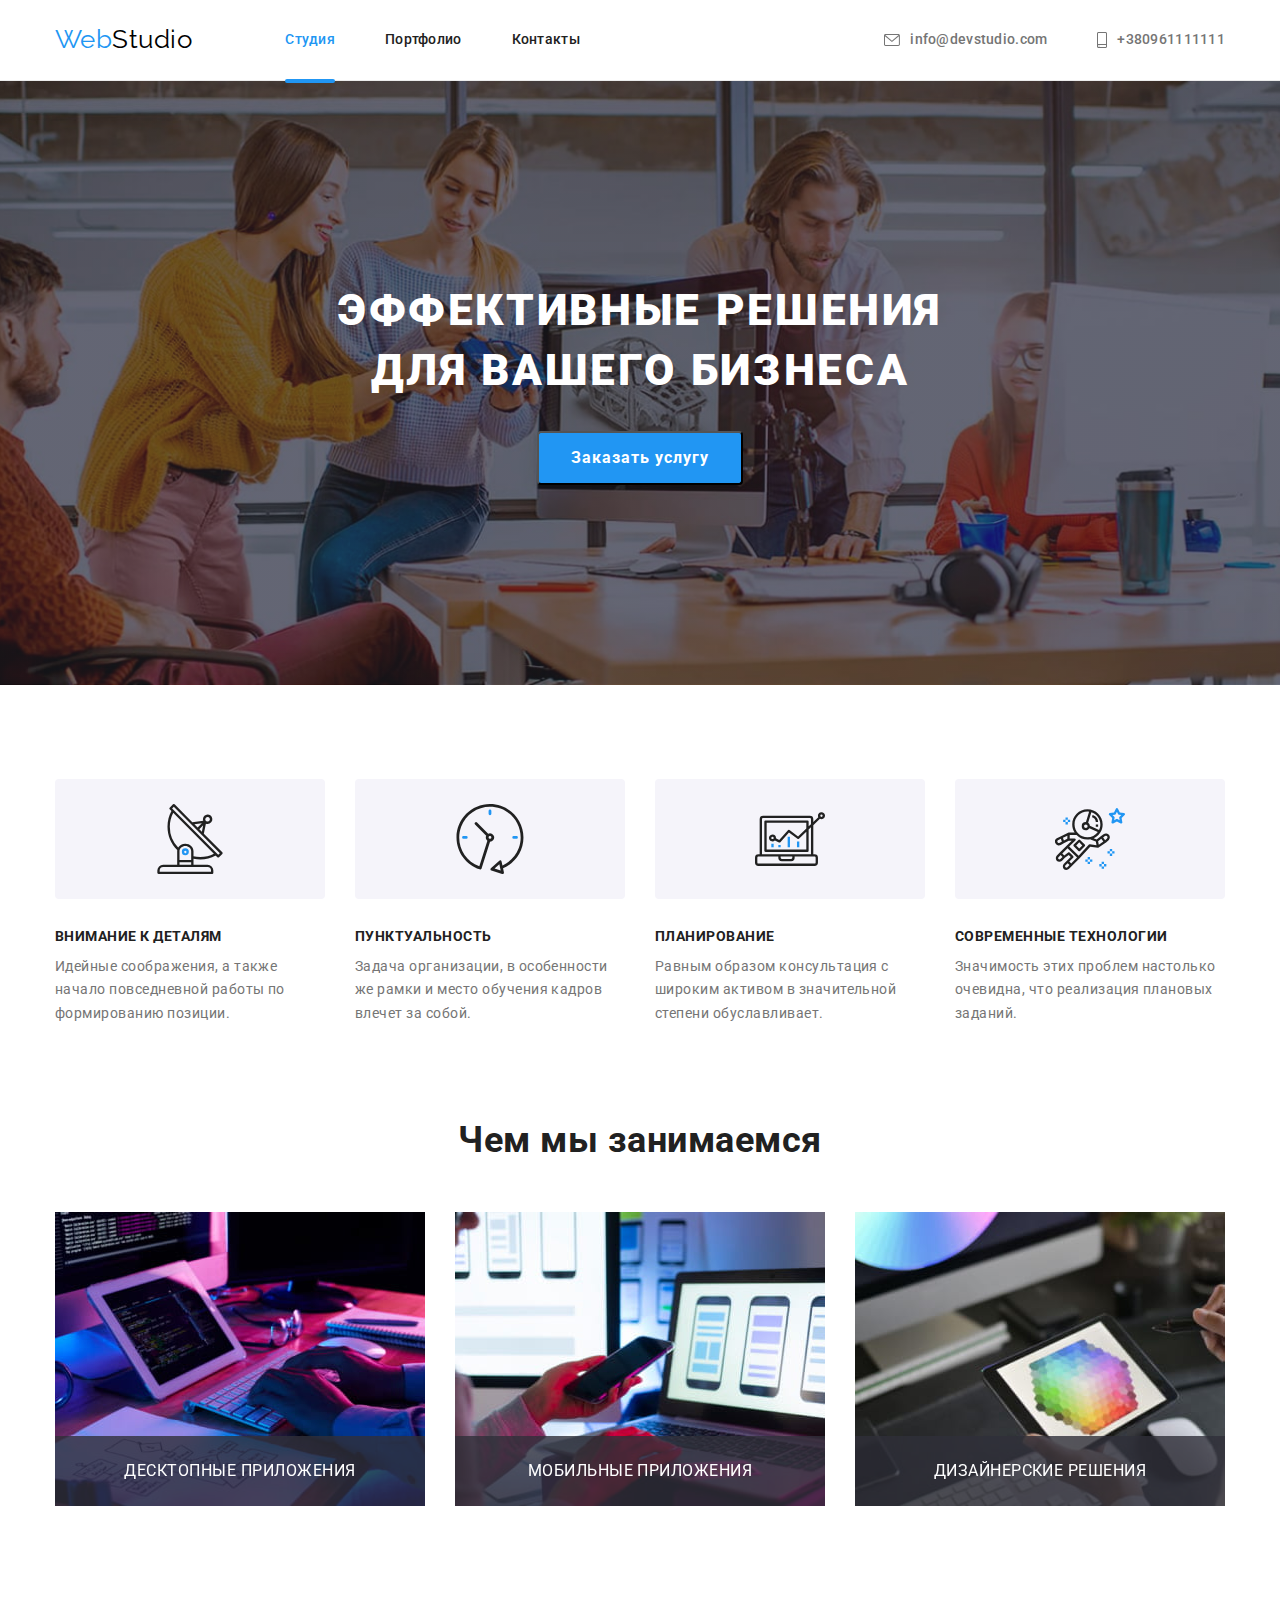
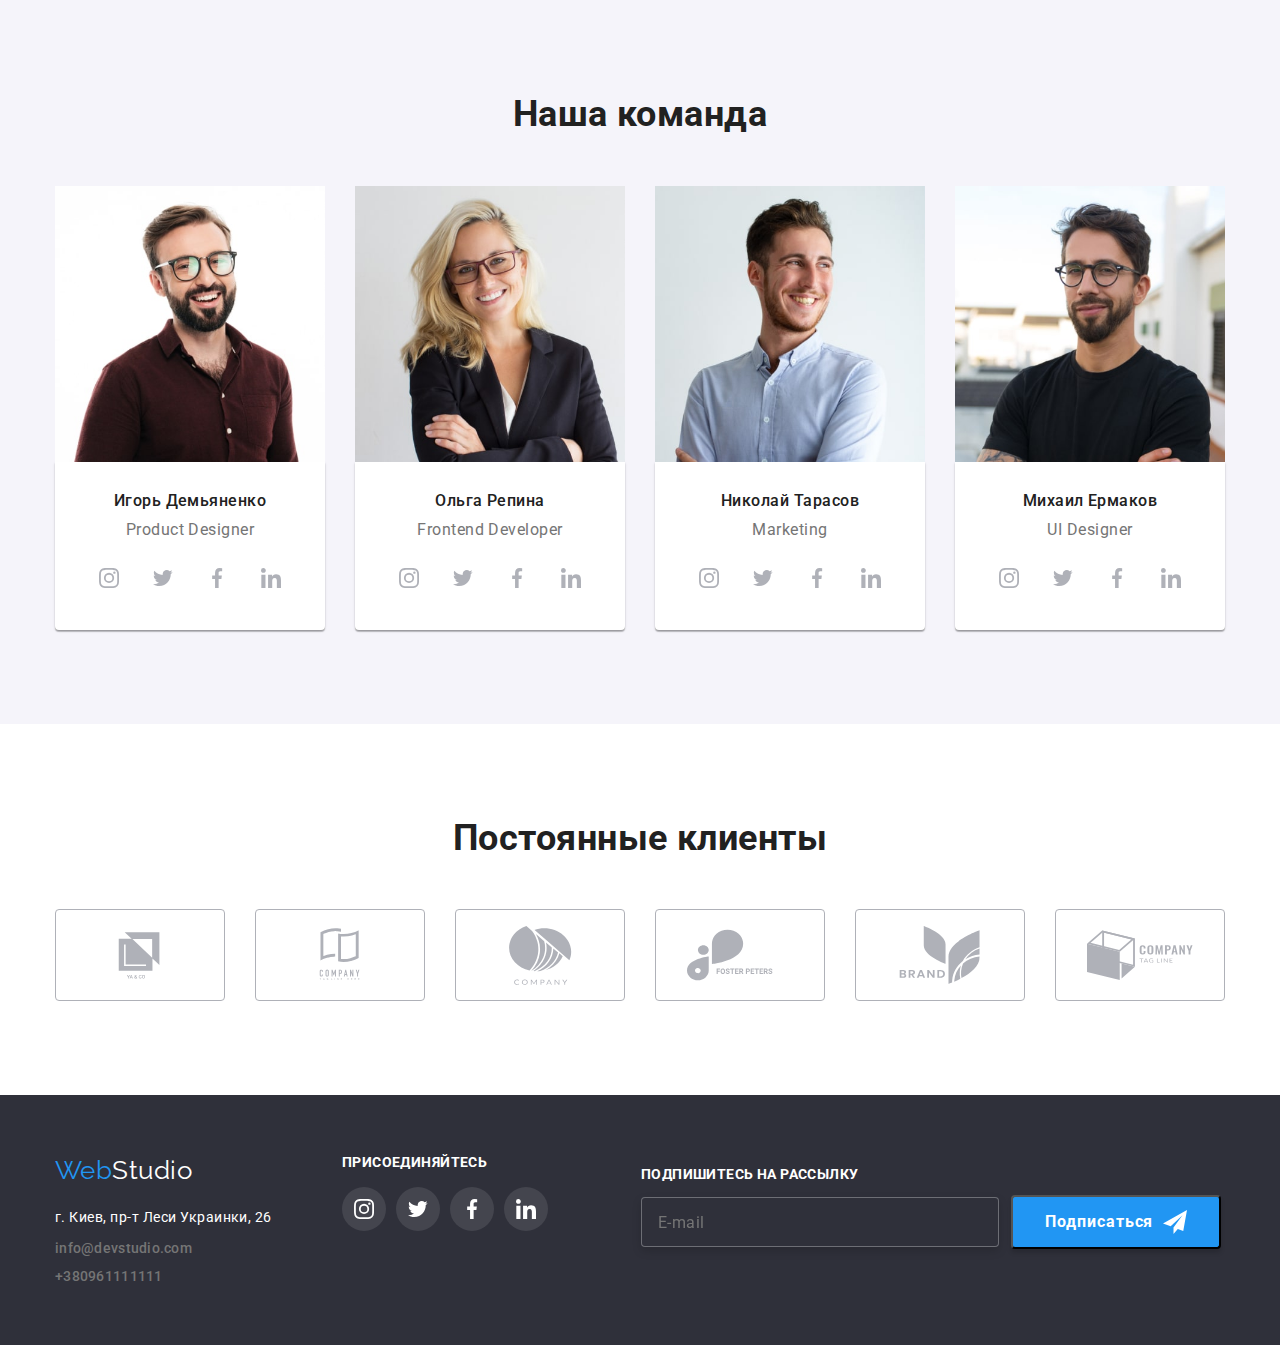
<file: index.html>
<!DOCTYPE html>
<html lang="en">

<head>
    <meta charset="UTF-8">
    <meta http-equiv="X-UA-Compatible" content="IE=edge">
    <meta name="viewport" content="width=device-width, initial-scale=1.0">
    <title>Document</title>
    <link rel="preconnect" href="https://fonts.gstatic.com">
    <link
        href="https://fonts.googleapis.com/css2?family=Raleway:wght@700&family=Roboto:wght@400;500;700;900&display=swap"
        rel="stylesheet">
    <link rel="stylesheet"
        href="https://cdnjs.cloudflare.com/ajax/libs/modern-normalize/1.0.0/modern-normalize.min.css">
    <link rel="stylesheet" href="./css/styles.css">
    <link rel="stylesheet" href="./css/main.min.css">
</head>

<body>
    <header class="header">
        <div class="container header__container">
            <nav class="nav">

                <a class="logo" href="/">Web<span class="header__logo">Studio</span></a>

                <ul class="nav__list">
                    <li class="nav__item"><a class="nav__link nav__link--active" href="./index.html">Студия</a></li>
                    <li class="nav__item"><a class="nav__link" href="./portfolio.html">Портфолио</a></li>
                    <li class="nav__item"><a class="nav__link" href="">Контакты</a></li>
                </ul>

            </nav>

            <ul class="contacts contacts--header">
                <li class="contacts__item">
                    <a class="contacts__link contacts__link--header" href="mailto:info@devstudio.com">
                        <svg class="contacts__icon" width="16px" height="12px">
                            <use href="./images/icons.svg#icon-mail"></use>
                        </svg> info@devstudio.com</a>

                </li>
                <li class="contacts__item contacts__item--tel">
                    <a class="contacts__link contacts__link--header" href="tel:+380961111111">
                        <svg class="contacts__icon" width="10px" height="16px">
                            <use href="./images/icons.svg#icon-phone"></use>
                        </svg>+380961111111</a>
                </li>
            </ul>
            <button class="header__button" data-menu-open type="button">
                <svg class="header__icon">
                    <use href="./images/icons.svg#icon-menu_open"></use>
                </svg>
            </button>
        </div>
        <div class="mobile is-hidden" data-menu>
            <div class="container">
                <button data-menu-close class="mobile__button" type="button">
                    <svg class="header__icon">
                        <use href="./images/icons.svg#icon-menu_close"></use>
                    </svg>
                </button>
                <nav class="mobile__nav">
                    <ul class="mobile__list">
                        <li class="mobile__item"><a class="mobile__link mobile__link--active" href="./index.html">Студия</a></li>
                        <li class="mobile__item"><a class="mobile__link" href="./portfolio.html">Портфолио</a></li>
                        <li class="mobile__item"><a class="mobile__link" href="">Контакты</a></li>
                    </ul>
                </nav>
                <div class="mobile__media">
                    <ul class="media">
                        <li class="media__item">
                            <a class="media__link media__link--mobile" href="tel:+380961111111">+380961111111</a>
                        </li>
                        <li class="media__item">
                            <a class="media__link media__link--mail" href="mailto:info@devstudio.com">info@devstudio.com</a>
                        </li>
                    </ul>
                    <ul class="networks">
                        <li class="networks__item"><a class="networks__link" href="">Instagram</a></li>
                        <li class="networks__item"><a class="networks__link" href="">Twitter</a></li>
                        <li class="networks__item"><a class="networks__link" href="">Facebook</a></li>
                        <li class="networks__item"><a class="networks__link" href="">LinkedIn</a></li>
                    </ul>
                </div>
               
            </div>
        </div>
    </header>

    <main>
        <section class="hero overlay">
            <div class="container">
                <h1 class="hero__subject">Эффективные решения <br> для вашего бизнеса</h1>
                <button data-modal-open class="hero__button" type="button">Заказать услугу</button>

                <div class="backdrop is-hidden" data-modal>
                    <div class="modal">

                        <button data-modal-close class="close">
                            <svg class="close__icon">
                                <use href="./images/icons.svg#icon-close"></use>
                            </svg>
                        </button>

                        <p class="modal__title">Оставьте свои данные, мы вам перезвоним</p>

                        <form action="#" class="modal__form">

                            <label class="modal__field">Имя
                                <input class="modal__input" type="text" name="user-name" required>
                                <svg class="modal__icons">
                                    <use href="./images/icons.svg#icon-person"></use>
                                </svg>
                            </label>

                            <label class="modal__field">Телефон
                                <input class="modal__input" type="tel" name="user-tel" required>
                                <svg class="modal__icons">
                                    <use href="./images/icons.svg#icon-tel"></use>
                                </svg>
                            </label>

                            <label class="modal__field">Почта
                                <input class="modal__input" type="email" name="user-email" required>
                                <svg class="modal__icons">
                                    <use href="./images/icons.svg#icon-e-mail"></use>
                                </svg>
                            </label>

                            <label class="modal__field">Комментарий
                                <textarea class="modal__text" name="user-comment"
                                    placeholder="Введите текст"></textarea>
                            </label>

                            <label for="checkbox" class="modal__checkbox">
                                <input type="checkbox" name="checkbox" id="checkbox" class="modal__check">
                                <span class="modal__checked"></span>
                                Соглашаюсь с рассылкой и принимаю <a class="modal__doc" href="">Условия договора</a>
                            </label>

                            <button type="submit" class="form__button">Отправить</button>

                        </form>


                    </div>
                </div>
            </div>
        </section>

        <section class="features">
            <!--<h2>Особености</h2>-->
            <div class="container">
                <ul class="features__list">
                    <li class="features__item">
                        <div class="features__picture">
                            <svg class="antenna" width=70 height=70>
                                <use href="./images/icons.svg#icon-antenna"></use>
                            </svg>
                        </div>
                        <h3 class="features__title">Внимание к деталям</h3>
                        <p class="features__text">Идейные соображения, а также начало повседневной работы по
                            формированию позиции.</p>
                    </li>
                    <li class="features__item">
                        <div class="features__picture">
                            <svg class="clock" width=70 height=70>
                                <use href="./images/icons.svg#icon-clock"></use>
                            </svg>
                        </div>
                        <h3 class="features__title">Пунктуальность</h3>
                        <p class="features__text">Задача организации, в особенности же рамки и место обучения кадров
                            влечет за собой.</p>
                    </li>
                    <li class="features__item">
                        <div class="features__picture">
                            <svg class="diagram" width=70 height=70>
                                <use href="./images/icons.svg#icon-diagram"></use>
                            </svg>
                        </div>
                        <h3 class="features__title">Планирование</h3>
                        <p class="features__text">Равным образом консультация с широким активом в значительной степени
                            обуславливает.</p>
                    </li>
                    <li class="features__item">
                        <div class="features__picture">
                            <svg class="astronaut" width=70 height=70>
                                <use href="./images/icons.svg#icon-astronaut"></use>
                            </svg>
                        </div>
                        <h3 class="features__title">Современные технологии</h3>
                        <p class="features__text">Значимость этих проблем настолько очевидна, что реализация плановых
                            заданий.</p>
                    </li>
                </ul>
            </div>
        </section>

        <section class="image">
            <div class="container">

                <h2 class="caption">Чем мы занимаемся</h2>

                <ul class="image__list">
                    <li class="image__item">
                        <img src="./images/image1.jpg" alt="руки-на-клавіатурі" width="370">
                        <p class="image__label">Десктопные приложения</p>
                    </li>
                    <li class="image__item">
                        <img src="./images/image2.jpg" alt="телефон-в-руках-і-ноутбук" width="370">
                        <p class="image__label">Мобильные приложения</p>
                    </li>
                    <li class="image__item">
                        <img src="./images/image3.jpg" alt="планшет" width="370">
                        <p class="image__label">Дизайнерские решения</p>
                    </li>
                </ul>
            </div>
        </section>

        <section class="our-team">
            <div class="container">
                <h2 class="caption">Наша команда</h2>

                <ul class="team">
                    <li class="team__item">
                        <img class="team__img" 
                        srcset="./images/img1-mob-1x-min.jpg 1x, ./images/img1-mob-2x-min.jpg 2x "
                        src="./images/photo1.jpg" alt="Ігор" width="260">
                        <div class="team__contacts">
                            <h3 class="team__caption">Игорь Демьяненко</h3>
                            <p class="team__text">Product Designer</p>
                            <ul class="socials">
                                <li class="socials__item">
                                    <a class="socials__link" href="">
                                        <svg class="socials__icon">
                                            <use href="./images/icons.svg#icon-instagram"></use>
                                        </svg>
                                    </a>
                                </li>
                                <li class="socials__item">
                                    <a class="socials__link" href="">
                                        <svg class="socials__icon">
                                            <use href="./images/icons.svg#icon-twitter"></use>
                                        </svg>
                                    </a>
                                </li>
                                <li class="socials__item">
                                    <a class="socials__link" href="">
                                        <svg class="socials__icon">
                                            <use href="./images/icons.svg#icon-facebook"></use>
                                        </svg>
                                    </a>
                                </li>
                                <li class="socials__item">
                                    <a class="socials__link" href="">
                                        <svg class="socials__icon">
                                            <use href="./images/icons.svg#icon-linkedin"></use>
                                        </svg>
                                    </a>
                                </li>
                            </ul>
                        </div>
                    </li>
                    <li class="team__item">
                        <img class="team__img" 
                        srcset="./images/img2-mob-1x-min.jpg 1x, ./images/img2-mob-2x-min.jpg 2x "
                        src="./images/photo2.jpg" alt="Ольга" width="260">
                        <div class="team__contacts">
                            <h3 class="team__caption">Ольга Репина</h3>
                            <p class="team__text">Frontend Developer</p>
                            <ul class="socials">
                                <li class="socials__item">
                                    <a class="socials__link" href="">
                                        <svg class="socials__icon">
                                            <use href="./images/icons.svg#icon-instagram"></use>
                                        </svg>
                                    </a>
                                </li>
                                <li class="socials__item">
                                    <a class="socials__link" href="">
                                        <svg class="socials__icon">
                                            <use href="./images/icons.svg#icon-twitter"></use>
                                        </svg>
                                    </a>
                                </li>
                                <li class="socials__item">
                                    <a class="socials__link" href="">
                                        <svg class="socials__icon">
                                            <use href="./images/icons.svg#icon-facebook"></use>
                                        </svg>
                                    </a>
                                </li>
                                <li class="socials__item">
                                    <a class="socials__link" href="">
                                        <svg class="socials__icon">
                                            <use href="./images/icons.svg#icon-linkedin"></use>
                                        </svg>
                                    </a>
                                </li>
                            </ul>
                        </div>
                    </li>
                    <li class="team__item">
                        <img class="team__img" 
                        srcset="./images/img3-mob-1x-min.jpg 1x, ./images/img3-mob-2x-min.jpg 2x "
                        src="./images/photo3.jpg" alt="Николай" width="260">
                        <div class="team__contacts">
                            <h3 class="team__caption">Николай Тарасов</h3>
                            <p class="team__text">Marketing</p>
                            <ul class="socials">
                                <li class="socials__item">
                                    <a class="socials__link" href="">
                                        <svg class="socials__icon">
                                            <use href="./images/icons.svg#icon-instagram"></use>
                                        </svg>
                                    </a>
                                </li>
                                <li class="socials__item">
                                    <a class="socials__link" href="">
                                        <svg class="socials__icon">
                                            <use href="./images/icons.svg#icon-twitter"></use>
                                        </svg>
                                    </a>
                                </li>
                                <li class="socials__item">
                                    <a class="socials__link" href="">
                                        <svg class="socials__icon">
                                            <use href="./images/icons.svg#icon-facebook"></use>
                                        </svg>
                                    </a>
                                </li>
                                <li class="socials__item">
                                    <a class="socials__link" href="">
                                        <svg class="socials__icon">
                                            <use href="./images/icons.svg#icon-linkedin"></use>
                                        </svg>
                                    </a>
                                </li>
                            </ul>
                        </div>
                    </li>
                    <li class="team__item">
                        <img class="team__img" 
                        srcset="./images/img4-mob-1x-min.jpg 1x, ./images/img4-mob-2x-min.jpg 2x "
                        src="./images/photo4.jpg" alt="Михаил" width="260">
                        <div class="team__contacts">
                            <h3 class="team__caption">Михаил Ермаков</h3>
                            <p class="team__text">UI Designer</p>
                            <ul class="socials">
                                <li class="socials__item">
                                    <a class="socials__link" href="">
                                        <svg class="socials__icon">
                                            <use href="./images/icons.svg#icon-instagram"></use>
                                        </svg>
                                    </a>
                                </li>
                                <li class="socials__item">
                                    <a class="socials__link" href="">
                                        <svg class="socials__icon">
                                            <use href="./images/icons.svg#icon-twitter"></use>
                                        </svg>
                                    </a>
                                </li>
                                <li class="socials__item">
                                    <a class="socials__link" href="">
                                        <svg class="socials__icon">
                                            <use href="./images/icons.svg#icon-facebook"></use>
                                        </svg>
                                    </a>
                                </li>
                                <li class="socials__item">
                                    <a class="socials__link" href="">
                                        <svg class="socials__icon">
                                            <use href="./images/icons.svg#icon-linkedin"></use>
                                        </svg>
                                    </a>
                                </li>
                            </ul>
                        </div>
                    </li>
                </ul>
            </div>
        </section>

        <section class="client">
            <div class="container">
                <h2 class="caption">Постоянные клиенты</h2>
                <ul class="client__list">
                    <li class="client__item">
                        <a class="client__link" href="">
                            <svg class="client__icon">
                                <use href="./images/icons.svg#icon-client1"></use>
                            </svg>
                        </a>
                    </li>
                    <li class="client__item">
                        <a class="client__link" href="">
                            <svg class="client__icon">
                                <use href="./images/icons.svg#icon-client2"></use>
                            </svg>
                        </a>
                    </li>
                    <li class="client__item">
                        <a class="client__link" href="">
                            <svg class="client__icon">
                                <use href="./images/icons.svg#icon-client3"></use>
                            </svg>
                        </a>
                    </li>
                    <li class="client__item">
                        <a class="client__link" href="">
                            <svg class="client__icon">
                                <use href="./images/icons.svg#icon-client4"></use>
                            </svg>
                        </a>
                    </li>
                    <li class="client__item">
                        <a class="client__link" href="">
                            <svg class="client__icon">
                                <use href="./images/icons.svg#icon-client5"></use>
                            </svg>
                        </a>
                    </li>
                    <li class="client__item">
                        <a class="client__link" href="">
                            <svg class="client__icon">
                                <use href="./images/icons.svg#icon-client6"></use>
                            </svg>
                        </a>
                    </li>
                </ul>
            </div>
        </section>

    </main>

    <footer class="footer">
        <div class="container footer__container">
            <div class="footer__content">
                <div>
                    <a class="logo" href="/">Web<span class="footer__logo">Studio</span></a>

                    <address class="footer__address">г. Киев, пр-т Леси Украинки, 26</address>

                    <ul class="contacts contacts--footer">
                        <li class="contacts__item contacts__item--mail ">
                            <a class="contacts__link" href="mailto:info@devstudio.com">info@devstudio.com</a>
                        </li>
                        <li class="contacts__item">
                            <a class="contacts__link" href="tel:+380961111111">+380961111111</a>
                        </li>
                    </ul>
                </div>

                <div class="footer__socials">
                    <h2 class="footer__caption">ПРИСОЕДИНЯЙТЕСЬ</h2>

                    <ul class="socials">
                        <li class="socials__item">
                            <a class="socials__link socials__link--footer" href="">
                                <svg class="socials__icon">
                                    <use href="./images/icons.svg#icon-instagram"></use>
                                </svg>
                            </a>
                        </li>
                        <li class="socials__item">
                            <a class="socials__link socials__link--footer" href="">
                                <svg class="socials__icon">
                                    <use href="./images/icons.svg#icon-twitter"></use>
                                </svg>
                            </a>
                        </li>
                        <li class="socials__item">
                            <a class="socials__link socials__link--footer" href="">
                                <svg class="socials__icon">
                                    <use href="./images/icons.svg#icon-facebook"></use>
                                </svg>
                            </a>
                        </li>
                        <li class="socials__item">
                            <a class="socials__link socials__link--footer" href="">
                                <svg class="socials__icon">
                                    <use href="./images/icons.svg#icon-linkedin"></use>
                                </svg>
                            </a>
                        </li>
                    </ul>
                </div>
            </div>

            <div class="footer__form">
                <p class="footer__caption">ПОДПИШИТЕСЬ НА РАССЫЛКУ</p>
                <form action="#" class="footer__field">

                    <input class="footer__input" type="email" name="email" placeholder="E-mail">

                    <button type="submit" class="footer__button">Подписаться
                        <svg class="footer__icon">
                            <use href="./images/icons.svg#icon-telegram"></use>
                        </svg>
                    </button>
                </form>
            </div>

        </div>
    </footer>

    <script src="./js/modal.js"></script>
    <script src="./js/mobile-menu.js"></script>

</body>

</html>
</file>
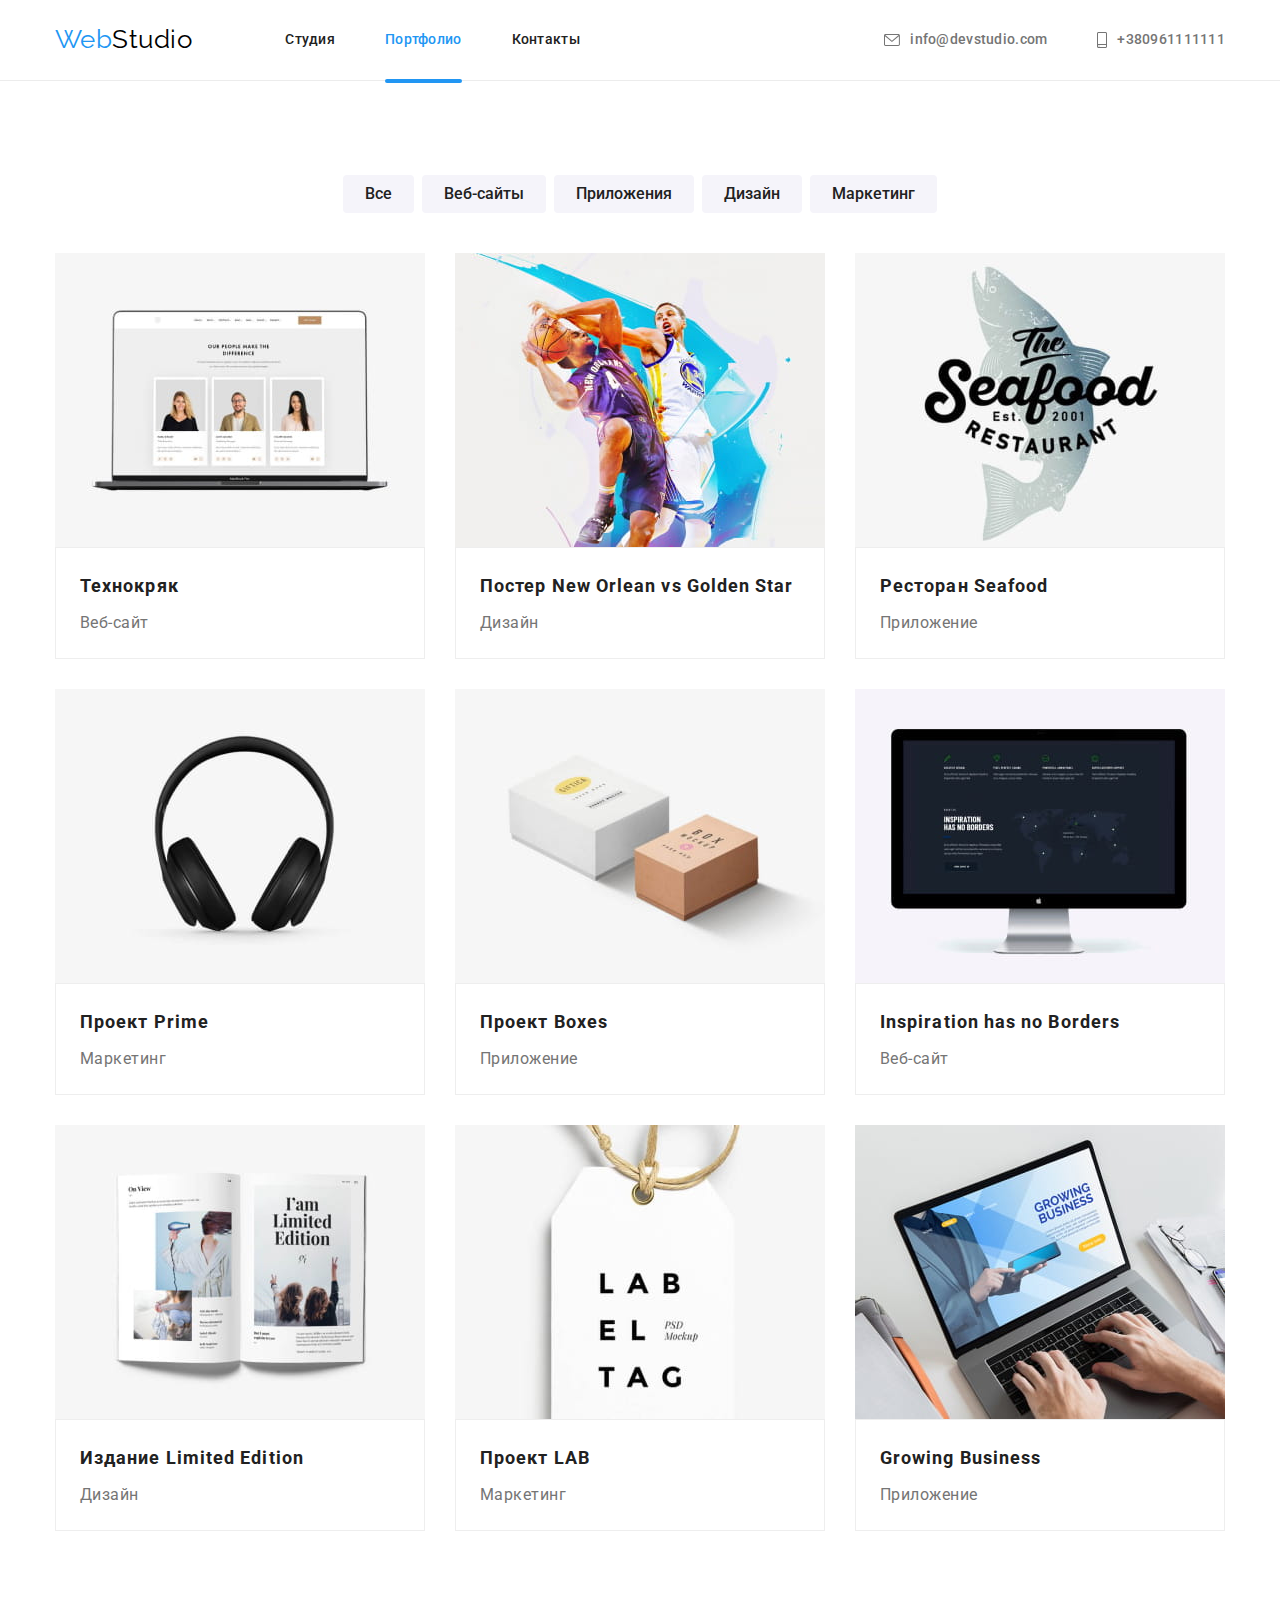
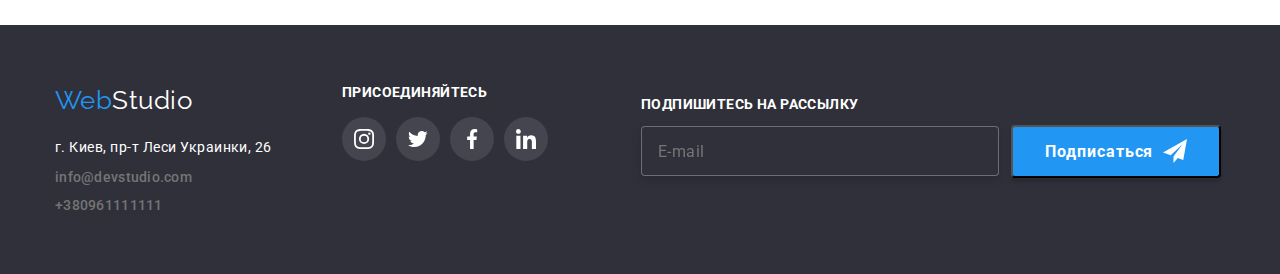
<file: portfolio.html>
<!DOCTYPE html>
<html lang="en">
<head>
    <meta charset="UTF-8">
    <meta http-equiv="X-UA-Compatible" content="IE=edge">
    <meta name="viewport" content="width=device-width, initial-scale=1.0">
    <title>Document</title>
    <link rel="preconnect" href="https://fonts.gstatic.com">
    <link href="https://fonts.googleapis.com/css2?family=Raleway:wght@700&family=Roboto:wght@400;500;700;900&display=swap"
    rel="stylesheet">
    <link rel="stylesheet" href="https://cdnjs.cloudflare.com/ajax/libs/modern-normalize/1.0.0/modern-normalize.min.css">
    <link rel="stylesheet" href="./css/styles.css">
    <link rel="stylesheet" href="./css/main.min.css">
</head>
<body>
    <header class="header">
        <div class="container header__container">
            <nav class="nav">
    
                <a class="logo" href="/">Web<span class="header__logo">Studio</span></a>
    
                <ul class="nav__list">
                    <li class="nav__item"><a class="nav__link" href="./index.html">Студия</a></li>
                    <li class="nav__item"><a class="nav__link nav__link--active" href="./portfolio.html">Портфолио</a></li>
                    <li class="nav__item"><a class="nav__link" href="">Контакты</a></li>
                </ul>
    
            </nav>
    
            <ul class="contacts contacts--header">
                <li class="contacts__item">
                    <a class="contacts__link contacts__link--header" href="mailto:info@devstudio.com">
                        <svg class="contacts__icon" width="16px" height="12px">
                            <use href="./images/icons.svg#icon-mail"></use>
                        </svg> info@devstudio.com</a>
    
                </li>
                <li class="contacts__item contacts__item--tel">
                    <a class="contacts__link contacts__link--header" href="tel:+380961111111">
                        <svg class="contacts__icon" width="10px" height="16px">
                            <use href="./images/icons.svg#icon-phone"></use>
                        </svg>+380961111111</a>
                </li>
            </ul>
            <button class="header__button" data-menu-open type="button">
                <svg class="header__icon">
                    <use href="./images/icons.svg#icon-menu_open"></use>
                </svg>
            </button>
        </div>
        <div class="mobile is-hidden" data-menu>
            <div class="container">
                <button data-menu-close class="mobile__button" type="button">
                    <svg class="header__icon">
                        <use href="./images/icons.svg#icon-menu_close"></use>
                    </svg>
                </button>
                <nav class="mobile__nav">
                    <ul class="mobile__list">
                        <li class="mobile__item"><a class="mobile__link" href="./index.html">Студия</a>
                        </li>
                        <li class="mobile__item"><a class="mobile__link mobile__link--active" href="./portfolio.html">Портфолио</a></li>
                        <li class="mobile__item"><a class="mobile__link" href="">Контакты</a></li>
                    </ul>
                </nav>
                <div class="mobile__media">
                    <ul class="media">
                        <li class="media__item">
                            <a class="media__link media__link--mobile" href="tel:+380961111111">+380961111111</a>
                        </li>
                        <li class="media__item">
                            <a class="media__link media__link--mail" href="mailto:info@devstudio.com">info@devstudio.com</a>
                        </li>
                    </ul>
                    <ul class="networks">
                        <li class="networks__item"><a class="networks__link" href="">Instagram</a></li>
                        <li class="networks__item"><a class="networks__link" href="">Twitter</a></li>
                        <li class="networks__item"><a class="networks__link" href="">Facebook</a></li>
                        <li class="networks__item"><a class="networks__link" href="">LinkedIn</a></li>
                    </ul>
                </div>
    
            </div>
        </div>
    </header>

    <main>
        <section class="buttons">
            <div class="container">
                <ul class="buttons__list">
                    <li class="buttons__item"> <button class="buttons__link" type="button">Все</button></li>
                    <li class="buttons__item"> <button class="buttons__link" type="button">Веб-сайты</button></li>
                    <li class="buttons__item"> <button class="buttons__link" type="button">Приложения</button></li>
                    <li class="buttons__item"> <button class="buttons__link" type="button">Дизайн</button></li>
                    <li class="buttons__item"> <button class="buttons__link" type="button">Маркетинг</button></li>
                </ul>
            
                <ul class="projects">
                    <li class="projects__item">
                        <div class="projects__hover">
                            <img 
                            srcset="./images/portfolio 01.jpg 1x, ./images/portfolio1-2x-min.jpg 2x "
                            src="./images/portfolio 01.jpg" alt="Технокряк" width="100%">
                            <p class="projects__content">Технокряк это современная площадка распространения коронавируса. Компании используют эту платформу
                                для цифрового
                                шпионажа и атак на защищённые сервера конкурентов.</p>   
                        </div>
                        
                        <div class="projects__description projects__description--first">
                            <h3 class="projects__caption">Технокряк</h3>
                            <p class="projects__text">Веб-сайт</p>
                        </div>
                    </li>
                    <li class="projects__item">
                        <div class="projects__hover">
                            <img 
                            srcset="./images/portfolio 02.jpg 1x, ./images/portfolio2-2x-min.jpg 2x "
                            src="./images/portfolio 02.jpg" alt="Постер New Orlean vs Golden Star" width="100%">
                            <p class="projects__content">Lorem ipsum dolor sit amet consectetur adipisicing elit. Nihil, illum!</p>
                        </div>
                        <div class="projects__description">
                            <h3 class="projects__caption">Постер New Orlean vs Golden Star</h3>
                            <p class="projects__text">Дизайн</p>
                        </div>
                    </li>
                    <li class="projects__item">
                        <div class="projects__hover">
                            <img 
                            srcset="./images/portfolio 03.jpg 1x, ./images/portfolio3-2x-min.jpg 2x "
                            src="./images/portfolio 03.jpg" alt="Ресторан Seafood" width="100%">
                            <p class="projects__content">Lorem ipsum dolor sit amet, consectetur adipisicing elit. Possimus, illo?</p>
                        </div>
                        <div class="projects__description">
                            <h3 class="projects__caption">Ресторан Seafood</h3>
                            <p class="projects__text">Приложение</p>
                        </div>
                        
                    </li>
                    <li class="projects__item">
                        <div class="projects__hover">
                            <img 
                            srcset="./images/portfolio 04.jpg 1x, ./images/portfolio4-2x-min.jpg 2x "
                            src="./images/portfolio 04.jpg" alt="Проект Prime" width="100%">
                            <p class="projects__content">Lorem, ipsum dolor sit amet consectetur adipisicing elit. Quod, repellat.</p>
                        </div>
                        <div class="projects__description">
                            <h3 class="projects__caption">Проект Prime</h3>
                            <p class="projects__text">Маркетинг</p>
                        </div>
                    </li>
                    <li class="projects__item">
                        <div class="projects__hover">
                            <img 
                            srcset="./images/portfolio 05.jpg 1x, ./images/portfolio5-2x-min.jpg 2x "
                            src="./images/portfolio 05.jpg" alt="Проект Boxes" width="100%">
                            <p class="projects__content">Lorem, ipsum dolor sit amet consectetur adipisicing elit. Quod, repellat.</p>
                        </div>
                        <div class="projects__description">
                            <h3 class="projects__caption">Проект Boxes</h3>
                            <p class="projects__text">Приложение</p>
                        </div>
                        
                    </li>
                    <li class="projects__item">
                        <div class="projects__hover">
                            <img 
                            srcset="./images/portfolio 06.jpg 1x, ./images/portfolio6-2x-min.jpg 2x "
                            src="./images/portfolio 06.jpg" alt="Inspiration has no Borders" width="100%">
                            <p class="projects__content">Lorem, ipsum dolor sit amet consectetur adipisicing elit. Quod, repellat.</p>
                        </div>
                        <div class="projects__description">
                            <h3 class="projects__caption">Inspiration has no Borders</h3>
                            <p class="projects__text">Веб-сайт</p>
                        </div>
                    </li>
                    <li class="projects__item">
                        <div class="projects__hover">
                            <img 
                            srcset="./images/portfolio 07.jpg 1x, ./images/portfolio7-2x-min.jpg 2x "
                            src="./images/portfolio 07.jpg" alt="Издание Limited Edition" width="100%">
                            <p class="projects__content">Lorem, ipsum dolor sit amet consectetur adipisicing elit. Quod, repellat.</p>
                        </div>
                        <div class="projects__description">
                            <h3 class="projects__caption">Издание Limited Edition</h3>
                            <p class="projects__text">Дизайн</p>
                        </div>
                    </li>
                    <li class="projects__item">
                        <div class="projects__hover">
                            <img 
                            srcset="./images/portfolio 08.jpg 1x, ./images/portfolio8-2x-min.jpg 2x "
                            src="./images/portfolio 08.jpg" alt="Проект LAB" width="100%">
                            <p class="projects__content">Lorem, ipsum dolor sit amet consectetur adipisicing elit. Quod, repellat.</p>
                        </div>
                        <div class="projects__description">
                            <h3 class="projects__caption">Проект LAB</h3>
                            <p class="projects__text">Маркетинг</p>
                        </div>
                    </li>
                    <li class="projects__item">
                        <div class="projects__hover">
                            <img 
                            srcset="./images/portfolio 09.jpg 1x, ./images/portfolio9-2x-min.jpg 2x "
                            src="./images/portfolio 09.jpg" alt="Growing Business" width="100%">
                            <p class="projects__content">Lorem, ipsum dolor sit amet consectetur adipisicing elit. Quod, repellat.</p>
                        </div>
                        <div class="projects__description">
                            <h3 class="projects__caption">Growing Business</h3>
                            <p class="projects__text">Приложение</p>
                        </div>
                    </li>
                    
                </ul>
            </div>
        </section>


    </main>

    <footer class="footer">
        <div class="container footer__container">
            <div class="footer__content">
                <div>
                    <a class="logo" href="/">Web<span class="footer__logo">Studio</span></a>

                    <address class="footer__address">г. Киев, пр-т Леси Украинки, 26</address>

                    <ul class="contacts contacts--footer">
                        <li class="contacts__item contacts__item--mail ">
                            <a class="contacts__link" href="mailto:info@devstudio.com">info@devstudio.com</a>
                        </li>
                        <li class="contacts__item">
                            <a class="contacts__link" href="tel:+380961111111">+380961111111</a>
                        </li>
                    </ul>
                </div>

                <div class="footer__socials">
                    <h2 class="footer__caption">ПРИСОЕДИНЯЙТЕСЬ</h2>

                    <ul class="socials">
                        <li class="socials__item">
                            <a class="socials__link socials__link--footer" href="">
                                <svg class="socials__icon">
                                    <use href="./images/icons.svg#icon-instagram"></use>
                                </svg>
                            </a>
                        </li>
                        <li class="socials__item">
                            <a class="socials__link socials__link--footer" href="">
                                <svg class="socials__icon">
                                    <use href="./images/icons.svg#icon-twitter"></use>
                                </svg>
                            </a>
                        </li>
                        <li class="socials__item">
                            <a class="socials__link socials__link--footer" href="">
                                <svg class="socials__icon">
                                    <use href="./images/icons.svg#icon-facebook"></use>
                                </svg>
                            </a>
                        </li>
                        <li class="socials__item">
                            <a class="socials__link socials__link--footer" href="">
                                <svg class="socials__icon">
                                    <use href="./images/icons.svg#icon-linkedin"></use>
                                </svg>
                            </a>
                        </li>
                    </ul>
                </div>
            </div>

            <div class="footer__form">
                <p class="footer__caption">ПОДПИШИТЕСЬ НА РАССЫЛКУ</p>
                <form action="#" class="footer__field">

                    <input class="footer__input" type="email" name="email" placeholder="E-mail">

                    <button type="submit" class="footer__button">Подписаться
                        <svg class="footer__icon">
                            <use href="./images/icons.svg#icon-telegram"></use>
                        </svg>
                    </button>
                </form>
            </div>

        </div>
    </footer>
    <script src="./js/mobile-menu.js"></script>

</body>
</html>
</file>
<file: css/styles.css>
/*HEADER*/
.header {
  display: flex;
  align-items: center;

  border-bottom: 1px solid #ececec;
}
.nav {
  display: flex;
}
.nav-link {
  position: relative;
  display: block;
  padding-top: 32px;
  padding-bottom: 32px;

  color: var(--title-text-color);
  font-weight: 500;
  font-size: 14px;
  line-height: 1.14;
  letter-spacing: 0.02em;
  text-decoration: none;
  transition: color 250ms cubic-bezier(0.4, 0, 0.2, 1);
}

.nav-list {
  display: flex;
  margin: 0;
  padding: 0;
}

.nav-list .nav-item {
  margin-right: 50px;
}

.nav-list .nav-item:last-child {
  margin-right: 0;
}
.contacts-list a {
  transition-property: color fill;
  transition-duration: 250ms;
  transition-timing-function: cubic-bezier(0.4, 0, 0.2, 1);
}
.contacts-list a:hover {
  color: var(--link-color);
  fill: currentColor;
}

.nav-link:hover,
.nav-link:focus,
.nav-link.active {
  color: var(--link-color);
}

.nav-link.active::after {
  content: "";
  display: block;
  position: absolute;
  bottom: -3px;
  margin-top: 28px;
  padding-bottom: 0;
  width: 100%;
  height: 4px;
  background: var(--link-color);
  border-radius: 4px;
}

.nav-list .nav-link.current {
  color: var(--link-color);
}

.nav .logo {
  margin-right: 93px;
  padding-top: 24px;
  padding-bottom: 25px;
}
.logo {
  display: block;
  color: var(--link-color);
  font-family: Raleway;
  font-size: 26px;
  line-height: 1.19;
  text-decoration: none;
}
.studio {
  color: var(--studio-color);
  font-family: Raleway;
  font-size: 26px;
  line-height: 1.19;
  text-decoration: none;
}

.contacts-link {
  display: flex;
  align-items: center;
  padding-top: 32px;
  padding-bottom: 32px;
  padding-left: 0;
  color: var(--primary-text-color);
  font-weight: 500;
  font-size: 14px;
  line-height: 1.14;
  letter-spacing: 0.02em;
  text-decoration: none;
  fill: #757575;

  transition-property: color fill;
  transition-duration: 250ms;
  transition-timing-function: cubic-bezier(0.4, 0, 0.2, 1);
}
.contacts-link:hover,
.contacts-link:focus {
  fill: var(--link-color);
  color: var(--link-color);
}
.contacts-list {
  display: flex;
  margin-left: auto;
  align-items: center;
}
.contacts-list .item + .item {
  margin-left: 50px;
}

.icon {
  margin-right: 10px;
}

/*HEADER*/

/*HERO SECTION*/
.hero {
  background-color: var(--footer-background-color);
  color: var(--body-background-color);
  padding-top: 200px;
  padding-bottom: 200px;
  margin-bottom: 0px;
  text-align: center;
}
.hero-subject {
  font-weight: 900;
  font-size: 44px;
  line-height: 1.36;
  letter-spacing: 0.06em;
  text-align: center;
  text-transform: uppercase;
}

.hero-button {
  margin-top: 30px;
  align-items: center;
  text-align: center;
  box-shadow: 0px 4px 4px rgba(0, 0, 0, 0.15);
  border-radius: 4px;
  padding: 10px 32px;
  background-color: var(--link-color);
  font-weight: 700;
  font-size: 16px;
  line-height: 1.87;
  letter-spacing: 0.06em;
  cursor: pointer;
}

.hero-button,
.button:hover,
.button:focus {
  color: var(--body-background-color);
  background-color: var(--link-color);
  box-shadow: 0px 3px 1px rgba(0, 0, 0, 0.1), 0px 1px 2px rgba(0, 0, 0, 0.08),
    0px 2px 2px rgba(0, 0, 0, 0.12);
}

/* .overlay {
  max-width: 1600px;
  margin-left: auto;
  margin-right: auto;
  background-image: linear-gradient(
      to right,
      rgba(47, 48, 58, 0.4),
      rgba(47, 48, 58, 0.4)
    ),
    url(../images/hero.jpg);
  background-size: cover;
  background-repeat: no-repeat;
  background-position: center;
} */

.button-section {
  padding-top: 94px;
  padding-bottom: 94px;
}
.button {
  border-radius: 4px;
  border: transparent;
  padding: 6px 22px;
  color: var(--title-text-color);
  background-color: var(--team-section-color);
  font-weight: 500;
  font-size: 16px;
  line-height: 1.62;
  text-align: center;
  cursor: pointer;
  transition-property: background-color color;
  transition-duration: 250ms;
  transition-timing-function: cubic-bezier(0.4, 0, 0.2, 1);
}

.button-list {
  display: flex;
  flex-direction: row;
  justify-content: center;
  margin-top: 0;
  margin-bottom: 34px;
}
.button-list li {
  margin-right: 8px;
}
.button-list li:last-child {
  margin-right: 0px;
}
/*HERO SECTION*/

/*Features*/
.features {
  padding-top: 94px;
}
.features-list .title {
  color: var(--title-text-color);
  font-weight: 700;
  font-size: 14px;
  line-height: 1.14;
  text-transform: uppercase;
}
.features-list {
  display: flex;
  flex-direction: row;
  font-size: 14px;
  line-height: 1.71;
  margin-top: 0;
  margin-bottom: 0px;
}
.features-item {
  margin-right: 30px;
}

.features-item:last-child {
  margin-right: 0px;
}
.features-title {
  margin-top: 0;
  margin-bottom: 0;
}
.features-list p {
  margin-top: 0;
  margin-bottom: 0;
}

.title {
  margin-bottom: 10px;
  margin-top: 0px;
}
.features-icon-background {
  display: flex;
  align-items: center;
  justify-content: center;
  width: 270px;
  height: 120px;
  background: #f5f4fa;
  border-radius: 4px;
  margin-bottom: 30px;
  margin-right: 0;
}
.antenna {
  display: inline-block;
}
/*Features*/

/*IMG-SECTION*/
.img-section {
  padding-top: 94px;
  padding-bottom: 94px;
}
.caption {
  margin-top: 0;
  margin-bottom: 50px;
  color: var(--title-text-color);
  font-weight: 700;
  font-size: 36px;
  line-height: 1.16;
  text-align: center;
}
.images-list {
  display: flex;
  flex-direction: row;

  padding-left: 0;
  margin-top: 0;
  margin-bottom: 0;
}
.images-list li {
  margin-right: 30px;
  position: relative;
}
.images-list li:last-child {
  margin-right: 0px;
}

.label {
  position: absolute;
  margin: 0;
  bottom: 0;
  left: 0;
  width: 100%;
  height: 70px;
  background: rgba(47, 48, 58, 0.8);
  display: flex;
  text-align: center;
  justify-content: center;
  align-items: center;
  color: #fff;
  text-transform: uppercase;
}
/*IMG-SECTION*/

/*PROJECT SECTION portfolio*/
.projects-item {
  padding: 20px 24px;
  background: #ffffff;
  border: 1px solid #eeeeee;
  box-sizing: border-box;
}
.projects {
  display: flex;
  flex-wrap: wrap;
  padding-left: 0;
}
.projects li {
  /* width: 370px; */
  /* margin-right: 30px;
  margin-bottom: 30px; */
  background: #ffffff;
  display: inline-block;
  transition: box-shadow 250ms cubic-bezier(0.4, 0, 0.2, 1);
}
.projects li:nth-child(3n) {
  margin-right: 0px;
}
.projects li:nth-last-child(-n + 3) {
  margin-bottom: 0px;
}
.projects h3 {
  margin-bottom: 4px;
  color: var(--title-text-color);
  font-weight: bold;
  font-size: 18px;
  line-height: 2;
  letter-spacing: 0.06em;
}

.projects p {
  margin: 0;
  font-size: 16px;
  line-height: 1.87;
}

.projects a {
  text-decoration: none;
  color: var(--primary-text-color);
}
.projects li:hover,
.projects li:focus {
  box-shadow: 0px 1px 1px rgba(0, 0, 0, 0.12), 0px 4px 4px rgba(0, 0, 0, 0.06),
    1px 4px 6px rgba(0, 0, 0, 0.16);
  cursor: pointer;
}
.projects li:hover .hover-text,
.projects li:focus .hover-text {
  box-shadow: 0px 1px 1px rgba(0, 0, 0, 0.12), 0px 4px 4px rgba(0, 0, 0, 0.06),
    1px 4px 6px rgba(0, 0, 0, 0.16);
  cursor: pointer;
  opacity: 1;
  transform: translateY(-100%);
}
.projects li:hover ::before,
.projects li:focus ::before {
  opacity: 1;
}
.projects li:hover .hover-img::before {
  transform: translateY(0);
}
.hover-text {
  position: absolute;
  display: flex;
  justify-content: center;
  align-items: center;
  padding: 63px 24px;
  color: #ffffff;
  font-size: 18px;
  line-height: 1.55;
  opacity: 0;
  transition: transform 250ms cubic-bezier(0.4, 0, 0.2, 1);
}
.hover-img::before {
  content: "";
  display: inline-block;
  position: absolute;
  width: 100%;
  height: 100%;
  background-color: rgba(33, 150, 243, 0.9);
  opacity: 0;
  transform: translateY(100%);
  transition: transform 250ms cubic-bezier(0.4, 0, 0.2, 1);
}

.hover-img {
  position: relative;
  overflow: hidden;
}

/*PROJECT SECTION*/

/*TEAM SECTION*/
.name {
  padding-top: 30px;
  padding-bottom: 30px;
  background-color: #ffff;
  box-shadow: 0px 1px 3px rgba(0, 0, 0, 0.12), 0px 1px 1px rgba(0, 0, 0, 0.14),
    0px 2px 1px rgba(0, 0, 0, 0.2);
  border-radius: 0px 0px 4px 4px;
}
.name h3 {
  margin-bottom: 10px;
  color: var(--title-text-color);
  font-weight: 500;
  font-size: 16px;
  line-height: 1.18;
  text-align: center;
  letter-spacing: 0.03em;
}
.our-team {
  padding-top: 94px;
  padding-bottom: 94px;
  background-color: var(--team-section-color);
}
.team-item {
  margin-right: 30px;
  width: 270px;
  background-color: #ffff;
}
.team-card li:last-child {
  margin-right: 0;
}
.team-card p {
  margin: 0;
  font-size: 16px;
  line-height: 1.18;
  text-align: center;
  letter-spacing: 0.03em;
}
.team-card {
  display: flex;
  padding-left: 0;
  margin-top: 0;
  margin-bottom: 0;
}
.team-card img {
  width: 100%;
  margin-top: 0;
}
.icons-list {
  display: flex;
  align-items: center;
  justify-content: center;
  margin-top: 16px;
}
.icons-list li {
  margin-right: 10px;
}

.team-link {
  display: flex;
  align-items: center;
  justify-content: center;
  width: 44px;
  height: 44px;
  border-radius: 50%;
  fill: var(--icon-color);
  transition-property: background-color fill;
  transition-duration: 250ms;
  transition-timing-function: cubic-bezier(0.4, 0, 0.2, 1);
}

.team-icon {
  width: 20px;
  height: 20px;
}

.team-link:hover,
.team-link:focus {
  fill: var(--team-section-color);
  background-color: var(--link-color);
}

/*TEAM SECTION*/

/*best-client*/
.best-client {
  padding-top: 94px;
  padding-bottom: 94px;
}
.client-list {
  display: flex;
  align-items: center;
  justify-content: center;
}
.client-list li {
  margin-right: 30px;
}
.client-link {
  display: flex;
  align-items: center;
  justify-content: center;
  width: 170px;
  height: 92px;
  border: 1px solid var(--icon-color);
  border-radius: 4px;
  fill: var(--icon-color);
  transition-property: border fill;
  transition-duration: 250ms;
  transition-timing-function: cubic-bezier(0.4, 0, 0.2, 1);
}
.client-list li:last-child {
  margin-right: 0;
}
.client-icon {
  width: 106px;
  height: 60px;
}
.client-link:hover,
.client-link:focus {
  fill: var(--link-color);
  cursor: pointer;
  border: 1px solid var(--link-color);
}

/*best-client*/

/*FOOTER*/

.footer {
  padding-top: 60px;
  padding-bottom: 60px;
  background-color: var(--footer-background-color);
}
.footer .logo {
  padding: 0;
  margin-bottom: 20px;
}
.address {
  margin-bottom: 9px;
  color: var(--body-background-color);
  font-size: 14px;
  line-height: 1.71;
  font-style: normal;
}
.contacts-list-footer {
  padding: 0;
  margin: 0;
}
.contacts-list-footer a {
  color: var(--primary-text-color);
  font-weight: 500;
  font-size: 14px;
  line-height: 1.14;
  letter-spacing: 0.02em;
  text-decoration: none;
}
.contacts-footer {
  margin-bottom: 9px;
  font-size: 14px;
  line-height: 1.71;
  color: rgba(255, 255, 255, 0.6);
}

.footer-studio {
  color: var(--body-background-color);
  font-family: Raleway;
  font-size: 26px;
  line-height: 1.19;
}

.footer-icons-link {
  display: flex;
  align-items: center;
  justify-content: center;
  width: 44px;
  height: 44px;
  margin-right: 10px;
  background-color: rgba(255, 255, 255, 0.1);
  border-radius: 50%;
  transition-property: background-color fill;
  transition-duration: 250ms;
  transition-timing-function: cubic-bezier(0.4, 0, 0.2, 1);
}
.footer-icons-list {
  display: flex;
  align-items: center;
  justify-content: center;
  margin-top: 16px;
}
.footer-icon {
  width: 20px;
  height: 20px;
  fill: #ffff;
}

.footer-icons-link:hover,
.footer-icons-link:focus {
  fill: var(--team-section-color);
  background-color: var(--link-color);
  border-radius: 50%;
}
.footer-caption {
  display: flex;
  align-items: center;
  margin: 0;
  font-weight: 700;
  font-size: 14px;
  line-height: 1.14;
  letter-spacing: 0.03em;
  color: #ffff;
}
.footer-form {
  margin-left: 93px;
}
.footer-container {
  display: flex;
  align-items: baseline;
}
.media-contacts {
  padding-top: 12px;
  margin-left: 70px;
}
.footer-button {
  display: flex;
  align-items: center;
  text-align: center;
  margin-left: 12px;
  box-shadow: 0px 4px 4px rgba(0, 0, 0, 0.15);
  border-radius: 4px;
  padding: 10px 32px;
  color: #fff;
  background-color: var(--link-color);
  font-weight: 700;
  font-size: 16px;
  line-height: 1.87;
  letter-spacing: 0.06em;
  cursor: pointer;
}
.icon-telegram {
  width: 24px;
  height: 24px;
  margin-left: 10px;
}
.footer-form {
  display: flex;
  flex-direction: column;
}
.form-footer {
  display: flex;
  justify-content: center;
  align-items: center;
  padding-top: 12px;
}
.form-footer input {
  width: 358px;
  height: 50px;
  border: 1px solid rgba(255, 255, 255, 0.3);
  border-radius: 4px;
  filter: drop-shadow(0px 4px 4px rgba(0, 0, 0, 0.15));
  background-color: var(--footer-background-color);
  color: #ffff;
  padding-left: 16px;
  font-size: 16px;
  line-height: 1.25;
  letter-spacing: 0.03em;
}

/*FOOTER*/

/*MODAL*/
.backdrop {
  position: fixed;
  top: 0;
  left: 0;
  width: 100%;
  height: 100%;
  background-color: rgba(0, 0, 0, 0.2);
  opacity: 1;
  transition: opacity 250ms cubic-bezier(0.4, 0, 0.2, 1);
}
.backdrop.is-hidden {
  opacity: 0;
  pointer-events: none;
}
.backdrop.is-hidden .modal {
  transform: translate(-50%, -50%) scale(0.9);
}
.modal {
  position: absolute;
  z-index: 9999999999999;
  padding: 40px;
  top: 50%;
  left: 50%;
  transform: translate(-50%, -50%) scale(1);
  width: 528px;
  height: 581px;
  background: #ffffff;
  box-shadow: 0px 1px 3px rgba(0, 0, 0, 0.12), 0px 1px 1px rgba(0, 0, 0, 0.14),
    0px 2px 1px rgba(0, 0, 0, 0.2);
  border-radius: 4px;
  transition: transform 250ms cubic-bezier(0.4, 0, 0.2, 1);
}

.close-icon {
  width: 11px;
  height: 11px;
}

.close-link:hover,
.close-link:focus {
  fill: var(--link-color);
}
.close-link {
  position: absolute;
  display: flex;
  justify-content: center;
  align-items: center;
  top: 8px;
  right: 8px;
  width: 30px;
  height: 30px;
  border-radius: 50%;
  border: 1px solid rgba(0, 0, 0, 0.1);
  cursor: pointer;
  background-color: transparent;
  transition: fill 250ms cubic-bezier(0.4, 0, 0.2, 1);
}

.modal-title {
  text-align: center;
  margin-top: 0;
  margin-bottom: 12px;
  font-weight: 700;
  font-size: 20px;
  line-height: 1.15;
  letter-spacing: 0.03em;
  color: #212121;
}

.modal-form {
  display: flex;
  flex-direction: column;
}

.modal-form-input {
  display: block;
  width: 100%;
  height: 40px;
  margin-top: 4px;
  padding-left: 42px;
  border: 1px solid rgba(33, 33, 33, 0.2);
  border-radius: 4px;
  outline: none;
  transition: border 250ms cubic-bezier(0.4, 0, 0.2, 1);
}

.modal-form-field {
  display: inline-block;
  position: relative;
  margin-bottom: 10px;
  font-size: 12px;
  line-height: 1.16;
  letter-spacing: 0.01em;
  color: var(--primary-text-color);
  text-align: left;
}
.modal-form-input:hover,
.modal-form-input:focus {
  border: 1px solid var(--link-color);
}
.modal-form-input:hover + .modal-form-icons,
.modal-form-input:focus + .modal-form-icons {
  fill: var(--link-color);
}

.modal-form-icons {
  position: absolute;
  top: 32px;
  left: 15px;
  width: 15px;
  height: 12px;
  transition: fill 250ms cubic-bezier(0.4, 0, 0.2, 1);
}
.modal-form-text {
  width: 100%;
  height: 120px;
  margin-top: 4px;
  padding: 12px 16px;
  resize: none;
  border: 1px solid rgba(33, 33, 33, 0.2);
  border-radius: 4px;
  outline: none;
  transition: border 250ms cubic-bezier(0.4, 0, 0.2, 1);
}
.modal-form-text ::placeholder {
  color: rgba(117, 117, 117, 0.5);
}
.modal-form-text:hover,
.modal-form-text:focus {
  border: 1px solid var(--link-color);
}

.modal-form-checkbox {
  position: relative;
  display: flex;
  justify-content: center;
  align-items: center;
  margin-top: 10px;
  font-size: 14px;
  line-height: 1.71;
  color: var(--primary-text-color);
}
.modal-form-checkbox a {
  color: var(--link-color);
  font-size: 14px;
  line-height: 1.71;
  letter-spacing: 0.03em;
}
.modal-form-check {
  visibility: hidden;
}
.modal-check {
  display: inline-block;
  margin-right: 7px;
  width: 16px;
  height: 15px;
  border: 2px solid var(--title-text-color);
  border-radius: 2px;
}

.modal-form-check:checked + .modal-check {
  background-color: var(--link-color);
  border-color: var(--link-color);
  background-image: url("../images/vector\ 8.svg");
  background-size: cover;
  background-origin: border-box;
}

.modal-form-check:focus + .modal-check {
  border-color: var(--link-color);
}

.form-button {
  width: 200px;
  height: 50px;
  display: flex;
  justify-content: center;
  align-items: center;
  text-align: center;
  box-shadow: 0px 4px 4px rgba(0, 0, 0, 0.15);
  border-radius: 4px;
  color: #fff;
  padding: 10px 32px;
  background-color: var(--link-color);
  font-weight: 700;
  font-size: 16px;
  line-height: 1.87;
  letter-spacing: 0.06em;
  cursor: pointer;
  margin-top: 30px;
  margin-left: 124px;
}

/*MODAL*/ ;
</file>
<file: css/main.min.css>
:root{--body-background-color: #ffff;--primary-text-color: #757575;--title-text-color: #212121;--link-color: #2196f3;--footer-background-color: #2f303a;--team-section-color: #f5f4fa;--studio-color: #000000;--icon-color: #afb1b8}h1,h2,h3,h4,h5{margin:0}img{display:block;max-width:100%}ul{margin:0;padding:0;list-style:none}body{background-color:var(--body-background-color);color:var(--primary-text-color);font-family:Roboto, sans-serif;letter-spacing:0.03em}.container{width:100%;margin-left:auto;margin-right:auto;padding-left:15px;padding-right:15px}@media screen and (min-width: 480px){.container{max-width:480px}}@media screen and (min-width: 768px){.container{max-width:768px}}@media screen and (min-width: 1200px){.container{max-width:1200px}}.header{border-bottom:1px solid #ececec}.header__container{display:-webkit-box;display:-ms-flexbox;display:flex;-webkit-box-align:center;-ms-flex-align:center;align-items:center;-webkit-box-pack:justify;-ms-flex-pack:justify;justify-content:space-between}.header__button{display:-webkit-box;display:-ms-flexbox;display:flex;-webkit-box-pack:center;-ms-flex-pack:center;justify-content:center;-webkit-box-align:center;-ms-flex-align:center;align-items:center;background-color:#fff;border:none}@media screen and (min-width: 767px){.header__button{display:none}}.header__button:hover,.header__button:focus{fill:var(--link-color)}.header__icon{width:40px;height:40px}.nav{display:-webkit-box;display:-ms-flexbox;display:flex}.nav__list{display:-webkit-box;display:-ms-flexbox;display:flex;margin:0;padding:0}@media screen and (max-width: 767px){.nav__list{display:none}}.nav__item{margin-right:50px}.nav__item:last-child{margin-right:0}.nav__link{position:relative;display:block;padding-top:32px;padding-bottom:32px;color:var(--title-text-color);font-weight:500;font-size:14px;line-height:1.14;letter-spacing:0.02em;text-decoration:none;-webkit-transition:color 250ms cubic-bezier(0.4, 0, 0.2, 1);transition:color 250ms cubic-bezier(0.4, 0, 0.2, 1)}.nav__link:hover,.nav__link:focus,.nav__link--active{color:var(--link-color)}.nav__link--active::after{content:"";display:block;position:absolute;bottom:-3px;margin-top:28px;padding-bottom:0;width:100%;height:4px;background:var(--link-color);border-radius:4px}.mobile{position:fixed;background-color:#fff;top:0;width:100vw;height:100vh;z-index:999}.mobile.is-hidden{opacity:0;pointer-events:none}.mobile .container{position:relative;padding-top:40px;padding-bottom:40px;display:-webkit-box;display:-ms-flexbox;display:flex;-webkit-box-orient:vertical;-webkit-box-direction:normal;-ms-flex-direction:column;flex-direction:column;-webkit-box-pack:justify;-ms-flex-pack:justify;justify-content:space-between;height:100%}.mobile__button{display:-webkit-box;display:-ms-flexbox;display:flex;-webkit-box-pack:center;-ms-flex-pack:center;justify-content:center;-webkit-box-align:center;-ms-flex-align:center;align-items:center;position:absolute;right:25px;top:21px;background-color:#fff;border:none}.mobile__button:hover,.mobile__button:focus{fill:var(--link-color)}.mobile__list{margin:0;padding:0}.mobile__item{margin-bottom:32px}.mobile__item:last-child{margin-bottom:0}.mobile__link{color:var(--title-text-color);font-weight:500;font-size:40px;line-height:1.17;letter-spacing:0.02em;text-decoration:none;-webkit-transition:color 250ms cubic-bezier(0.4, 0, 0.2, 1);transition:color 250ms cubic-bezier(0.4, 0, 0.2, 1)}.mobile__link:hover,.mobile__link:focus,.mobile__link--active{color:var(--link-color)}.media{padding-bottom:64px}.media__item{margin-bottom:32px}.media__item:last-child{margin-bottom:0}.media__link{color:var(--primary-text-color);font-weight:500;font-size:24px;line-height:1.17;letter-spacing:0.02em;text-decoration:none}.media__link--mobile{font-size:34px;line-height:1.17;color:var(--link-color)}.networks{display:-webkit-box;display:-ms-flexbox;display:flex}.networks__item{padding-right:10px;margin-right:10px;border-right:1px solid rgba(33,33,33,0.2)}.networks__item:last-child{padding-right:0;margin-right:0;border-right:transparent}.networks__link{font-weight:500;font-size:18px;line-height:1.22;letter-spacing:0.02em;color:var(--link-color);text-decoration:none}.nav .logo{margin-right:93px;padding-top:24px;padding-bottom:25px}.logo{display:block;color:var(--link-color);font-family:Raleway;font-size:26px;line-height:1.19;text-decoration:none}.header__logo{color:var(--studio-color)}.footer .logo{padding:0;margin-bottom:20px}@media screen and (max-width: 1199px){.footer .logo{display:-webkit-box;display:-ms-flexbox;display:flex;-webkit-box-pack:center;-ms-flex-pack:center;justify-content:center}}.footer__logo{color:var(--body-background-color)}.contacts{display:-webkit-box;display:-ms-flexbox;display:flex;margin-left:auto;-webkit-box-align:center;-ms-flex-align:center;align-items:center}.contacts .contacts__item+.contacts__item--tel{margin-left:50px}@media screen and (min-width: 768px) and (max-width: 1199px){.contacts .contacts__item+.contacts__item--tel{margin-left:0px}}.contacts--footer{-webkit-box-orient:vertical;-webkit-box-direction:normal;-ms-flex-direction:column;flex-direction:column}@media screen and (min-width: 1200px){.contacts--footer{-webkit-box-align:start;-ms-flex-align:start;align-items:flex-start}}@media screen and (max-width: 767px){.contacts--header{display:none}}@media screen and (min-width: 768px) and (max-width: 1199px){.contacts--header{-webkit-box-orient:vertical;-webkit-box-direction:normal;-ms-flex-direction:column;flex-direction:column;-webkit-box-align:start;-ms-flex-align:start;align-items:flex-start}}.contacts__link{color:var(--primary-text-color);font-weight:500;font-size:14px;line-height:1.14;letter-spacing:0.02em;text-decoration:none}.contacts__link--header{fill:#757575;-webkit-transition:color fill 50ms cubic-bezier(0.4, 0, 0.2, 1);transition:color fill 50ms cubic-bezier(0.4, 0, 0.2, 1)}@media screen and (min-width: 768px) and (max-width: 1199px){.contacts__link--header{display:-webkit-box;display:-ms-flexbox;display:flex;-webkit-box-align:center;-ms-flex-align:center;align-items:center;padding-bottom:10px;padding-left:0}}@media screen and (min-width: 1200px){.contacts__link--header{display:-webkit-box;display:-ms-flexbox;display:flex;-webkit-box-align:center;-ms-flex-align:center;align-items:center;padding-top:32px;padding-bottom:32px;padding-left:0}}.contacts__link:hover,.contacts__link:focus{fill:var(--link-color);color:var(--link-color)}.contacts__icon{margin-right:10px}.contacts__item--mail{margin-bottom:9px}.contacts__item--tel{margin-left:0}.hero{background-color:var(--footer-background-color);color:var(--body-background-color);padding-top:118px;padding-bottom:118px;margin-bottom:0px;text-align:center}@media screen and (min-width: 1200px){.hero{padding-top:200px;padding-bottom:200px}}.hero__subject{font-weight:900;font-size:26px;line-height:1.61;letter-spacing:0.06em;text-align:center;text-transform:uppercase}@media screen and (min-width: 1200px){.hero__subject{font-size:44px;line-height:1.36}}.overlay{margin-left:auto;margin-right:auto;background-image:-webkit-gradient(linear, left top, right top, from(rgba(47,48,58,0.4)), to(rgba(47,48,58,0.4))),url(../images/hero-mob1x-min.jpg);background-image:linear-gradient(to right, rgba(47,48,58,0.4), rgba(47,48,58,0.4)),url(../images/hero-mob1x-min.jpg);background-size:cover;background-repeat:no-repeat;background-position:center}@media (min-device-pixel-ratio: 2), (-webkit-min-device-pixel-ratio: 2), (min-resolution: 192dpi), (min-resolution: 2dppx){.overlay{background-image:url(../images/hero-mob2x-min.jpg)}}@media screen and (min-width: 489px){.overlay{background-image:-webkit-gradient(linear, left top, right top, from(rgba(47,48,58,0.4)), to(rgba(47,48,58,0.4))),url(../images/hero-tab1x-min.jpg);background-image:linear-gradient(to right, rgba(47,48,58,0.4), rgba(47,48,58,0.4)),url(../images/hero-tab1x-min.jpg)}}@media screen and (min-width: 489px) and (min-device-pixel-ratio: 2), screen and (min-width: 489px) and (-webkit-min-device-pixel-ratio: 2), screen and (min-width: 489px) and (min-resolution: 192dpi), screen and (min-width: 489px) and (min-resolution: 2dppx){.overlay{background-image:url(../images/hero-tab2x-min.jpg)}}@media screen and (min-width: 769px){.overlay{max-width:1600px;background-image:-webkit-gradient(linear, left top, right top, from(rgba(47,48,58,0.4)), to(rgba(47,48,58,0.4))),url(../images/hero1x-min.jpg);background-image:linear-gradient(to right, rgba(47,48,58,0.4), rgba(47,48,58,0.4)),url(../images/hero1x-min.jpg)}}@media screen and (min-width: 769px) and (min-device-pixel-ratio: 2), screen and (min-width: 769px) and (-webkit-min-device-pixel-ratio: 2), screen and (min-width: 769px) and (min-resolution: 192dpi), screen and (min-width: 769px) and (min-resolution: 2dppx){.overlay{background-image:url(../images/hero2x-min.jpg)}}.hero__button{margin-top:30px;-webkit-box-align:center;-ms-flex-align:center;align-items:center;text-align:center;-webkit-box-shadow:0px 4px 4px rgba(0,0,0,0.15);box-shadow:0px 4px 4px rgba(0,0,0,0.15);border-radius:4px;padding:10px 32px;background-color:var(--link-color);font-weight:700;font-size:16px;line-height:1.87;letter-spacing:0.06em;cursor:pointer;color:var(--body-background-color)}.buttons{padding-top:60px;padding-bottom:60px}@media screen and (min-width: 768px){.buttons{padding-top:94px;padding-bottom:94px}}.buttons__list{display:-webkit-box;display:-ms-flexbox;display:flex;-ms-flex-wrap:wrap;flex-wrap:wrap;margin-bottom:40px}@media screen and (min-width: 768px){.buttons__list{display:-webkit-box;display:-ms-flexbox;display:flex;-webkit-box-orient:horizontal;-webkit-box-direction:normal;-ms-flex-direction:row;flex-direction:row;-webkit-box-pack:center;-ms-flex-pack:center;justify-content:center;margin-top:0;margin-bottom:30px}}@media screen and (min-width: 1200px){.buttons__list{margin-bottom:40px}}.buttons__item{margin-right:8px}.buttons__item:last-child{margin-right:0px}@media screen and (min-width: 320px) and (max-width: 767px){.buttons__item{margin-bottom:10px}.buttons__item:nth-last-child(-n+2){margin-bottom:0}.buttons__item:nth-child(3){margin-right:0px}}.buttons__link{border-radius:4px;border:transparent;padding:6px 22px;color:var(--title-text-color);background-color:var(--team-section-color);font-weight:500;font-size:16px;line-height:1.62;text-align:center;cursor:pointer;-webkit-transition:background-color color 250ms cubic-bezier(0.4, 0, 0.2, 1);transition:background-color color 250ms cubic-bezier(0.4, 0, 0.2, 1)}.buttons__link:hover,.buttons__link:focus{color:var(--body-background-color);background-color:var(--link-color);-webkit-box-shadow:0px 3px 1px rgba(0,0,0,0.1),0px 1px 2px rgba(0,0,0,0.08),0px 2px 2px rgba(0,0,0,0.12);box-shadow:0px 3px 1px rgba(0,0,0,0.1),0px 1px 2px rgba(0,0,0,0.08),0px 2px 2px rgba(0,0,0,0.12)}.footer__button{display:-webkit-box;display:-ms-flexbox;display:flex;-webkit-box-align:center;-ms-flex-align:center;align-items:center;text-align:center;margin-left:12px;-webkit-box-shadow:0px 4px 4px rgba(0,0,0,0.15);box-shadow:0px 4px 4px rgba(0,0,0,0.15);border-radius:4px;padding:10px 32px;color:#fff;background-color:var(--link-color);font-weight:700;font-size:16px;line-height:1.87;letter-spacing:0.06em;cursor:pointer}@media screen and (max-width: 1199px){.footer__button{margin-top:20px}}.footer__icon{width:24px;height:24px;margin-left:10px}.form__button{width:200px;height:50px;display:-webkit-box;display:-ms-flexbox;display:flex;-webkit-box-pack:center;-ms-flex-pack:center;justify-content:center;-webkit-box-align:center;-ms-flex-align:center;align-items:center;text-align:center;-webkit-box-shadow:0px 4px 4px rgba(0,0,0,0.15);box-shadow:0px 4px 4px rgba(0,0,0,0.15);border-radius:4px;color:#fff;padding:10px 32px;background-color:var(--link-color);font-weight:700;font-size:16px;line-height:1.87;letter-spacing:0.06em;cursor:pointer;margin:0 auto;margin-top:30px}.features{padding-top:60px;padding-bottom:60px}@media screen and (min-width: 1200px){.features{padding-top:94px;padding-bottom:0}}.features__list{font-size:14px;line-height:1.71;margin-top:0}@media screen and (min-width: 768px){.features__list{display:-webkit-box;display:-ms-flexbox;display:flex;-ms-flex-wrap:wrap;flex-wrap:wrap;margin-top:-30px;margin-left:-30px}}.features__item{width:100%;margin-top:30px}@media screen and (max-width: 768px){.features__item:first-child{margin-top:0}}@media screen and (min-width: 768px){.features__item{-ms-flex-preferred-size:calc((100% - 60px) / 2);flex-basis:calc((100% - 60px) / 2);margin-top:30px;margin-left:30px}}@media screen and (min-width: 1200px){.features__item{-ms-flex-preferred-size:calc((100% - 120px) / 4);flex-basis:calc((100% - 120px) / 4);margin-bottom:0}.features__item:last-child{margin-right:0px}}.features__title{text-align:center;color:var(--title-text-color);font-weight:700;font-size:14px;line-height:1.14;text-transform:uppercase;margin-bottom:10px;margin-top:0px}@media screen and (min-width: 768px){.features__title{text-align:left}}.features__text{margin-top:0;margin-bottom:0}.features__picture{display:-webkit-box;display:-ms-flexbox;display:flex;-webkit-box-align:center;-ms-flex-align:center;align-items:center;-webkit-box-pack:center;-ms-flex-pack:center;justify-content:center;height:120px;background:#f5f4fa;border-radius:4px;margin-bottom:30px;margin-right:0}.antenna{display:inline-block}@media screen and (max-width: 1199px){.image{display:none}}@media screen and (min-width: 1200px){.image{padding-top:94px;padding-bottom:94px}}.caption{margin-top:0;color:var(--title-text-color);font-weight:700;font-size:28px;line-height:1.17;text-align:center;margin-bottom:30px}@media screen and (min-width: 1200px){.caption{margin-bottom:50px;font-size:36px;line-height:1.16}}@media screen and (min-width: 1200px){.image__list{display:-webkit-box;display:-ms-flexbox;display:flex;-webkit-box-orient:horizontal;-webkit-box-direction:normal;-ms-flex-direction:row;flex-direction:row;padding-left:0;margin-top:0;margin-bottom:0}}@media screen and (min-width: 1200px){.image__item{margin-right:30px;position:relative}}@media screen and (min-width: 1200px){.image__item:last-child{margin-right:0px}}@media screen and (min-width: 1200px){.image__label{position:absolute;margin:0;bottom:0;left:0;width:100%;height:70px;background:rgba(47,48,58,0.8);display:-webkit-box;display:-ms-flexbox;display:flex;text-align:center;-webkit-box-pack:center;-ms-flex-pack:center;justify-content:center;-webkit-box-align:center;-ms-flex-align:center;align-items:center;color:#fff;text-transform:uppercase}}.our-team{padding-top:60px;padding-bottom:60px;background-color:var(--team-section-color)}@media screen and (min-width: 1200px){.our-team{padding-top:94px;padding-bottom:94px}}.team{padding-left:0;margin-top:0}@media screen and (min-width: 768px){.team{display:-webkit-box;display:-ms-flexbox;display:flex;-ms-flex-wrap:wrap;flex-wrap:wrap;margin-top:-30px;margin-left:-30px}}.team__item{background-color:#ffff;margin-top:30px;-webkit-box-align:center;-ms-flex-align:center;align-items:center}@media screen and (max-width: 768px){.team__item:first-child{margin-top:0}}@media screen and (min-width: 768px){.team__item{-ms-flex-preferred-size:calc((100% - 60px) / 2);flex-basis:calc((100% - 60px) / 2);margin-top:30px;margin-left:30px}}@media screen and (min-width: 1200px){.team__item{-ms-flex-preferred-size:calc((100% - 120px) / 4);flex-basis:calc((100% - 120px) / 4);margin-bottom:0}.team__item:last-child{margin-right:0px}}.team__img{width:100%;margin-top:0}.team__contacts{padding-top:30px;padding-bottom:30px;background-color:#ffff;-webkit-box-shadow:0px 1px 3px rgba(0,0,0,0.12),0px 1px 1px rgba(0,0,0,0.14),0px 2px 1px rgba(0,0,0,0.2);box-shadow:0px 1px 3px rgba(0,0,0,0.12),0px 1px 1px rgba(0,0,0,0.14),0px 2px 1px rgba(0,0,0,0.2);border-radius:0px 0px 4px 4px}.team__caption{margin-bottom:10px;color:var(--title-text-color);font-weight:500;font-size:16px;line-height:1.18;text-align:center;letter-spacing:0.03em}.team__text{margin:0;font-size:16px;line-height:1.18;text-align:center;letter-spacing:0.03em}.socials{display:-webkit-box;display:-ms-flexbox;display:flex;-webkit-box-align:center;-ms-flex-align:center;align-items:center;-webkit-box-pack:center;-ms-flex-pack:center;justify-content:center;margin-top:20px}@media screen and (min-width: 1200px){.socials{margin-top:16px}}.socials__item{margin-right:10px}.socials__item:last-child{margin-right:0}.socials__link{display:-webkit-box;display:-ms-flexbox;display:flex;-webkit-box-align:center;-ms-flex-align:center;align-items:center;-webkit-box-pack:center;-ms-flex-pack:center;justify-content:center;width:44px;height:44px;border-radius:50%;fill:var(--icon-color);-webkit-transition:background-color fill 250ms cubic-bezier(0.4, 0, 0.2, 1);transition:background-color fill 250ms cubic-bezier(0.4, 0, 0.2, 1)}.socials__link:hover,.socials__link:focus{fill:var(--team-section-color);background-color:var(--link-color)}.socials__link--footer{fill:#ffff;background-color:rgba(255,255,255,0.1)}.socials__link--footer:hover,.socials__link--footer:focus{fill:var(--team-section-color);background-color:var(--link-color);border-radius:50%}.socials__icon{width:20px;height:20px}.client{padding-top:94px;padding-bottom:94px}.client__list{display:-webkit-box;display:-ms-flexbox;display:flex;-ms-flex-wrap:wrap;flex-wrap:wrap;-webkit-box-align:center;-ms-flex-align:center;align-items:center}@media screen and (min-width: 1200px){.client__list{display:-webkit-box;display:-ms-flexbox;display:flex;-webkit-box-align:center;-ms-flex-align:center;align-items:center;-webkit-box-pack:center;-ms-flex-pack:center;justify-content:center}}.client__item{margin-right:30px;margin-bottom:30px}@media screen and (min-width: 320px) and (max-width: 767px){.client__item:nth-child(even){margin-right:0}}@media screen and (min-width: 768px) and (max-width: 1199px){.client__item:nth-child(3n+3){margin-right:0}}@media screen and (min-width: 320px) and (max-width: 767px){.client__item{-ms-flex-preferred-size:calc((100% - 30px) / 2);flex-basis:calc((100% - 30px) / 2)}.client__item:nth-last-child(-n+2){margin-bottom:0}}@media screen and (min-width: 768px) and (max-width: 1199px){.client__item{-ms-flex-preferred-size:calc((100% - 60px) / 3);flex-basis:calc((100% - 60px) / 3)}.client__item:nth-last-child(-n+3){margin-bottom:0}}@media screen and (min-width: 1200px){.client__item{margin-right:30px;margin-bottom:0}.client__item:last-child{margin-right:0}}.client__link{display:-webkit-box;display:-ms-flexbox;display:flex;-webkit-box-align:center;-ms-flex-align:center;align-items:center;-webkit-box-pack:center;-ms-flex-pack:center;justify-content:center;height:92px;border:1px solid var(--icon-color);border-radius:4px;fill:var(--icon-color);-webkit-transition-property:border fill;transition-property:border fill;-webkit-transition-duration:250ms;transition-duration:250ms;-webkit-transition-timing-function:cubic-bezier(0.4, 0, 0.2, 1);transition-timing-function:cubic-bezier(0.4, 0, 0.2, 1)}.client__link:hover,.client__link:focus{fill:var(--link-color);cursor:pointer;border:1px solid var(--link-color)}@media screen and (min-width: 1200px){.client__link{display:-webkit-box;display:-ms-flexbox;display:flex;-webkit-box-align:center;-ms-flex-align:center;align-items:center;-webkit-box-pack:center;-ms-flex-pack:center;justify-content:center;width:170px;height:92px}}.client__icon{width:106px;height:60px}.backdrop{position:fixed;top:0;left:0;width:100%;height:100%;background-color:rgba(0,0,0,0.2);opacity:1;-webkit-transition:opacity 250ms cubic-bezier(0.4, 0, 0.2, 1);transition:opacity 250ms cubic-bezier(0.4, 0, 0.2, 1)}.backdrop.is-hidden{opacity:0;pointer-events:none}.backdrop.is-hidden .modal{-webkit-transform:translate(-50%, -50%) scale(0.9);transform:translate(-50%, -50%) scale(0.9)}.modal{position:absolute;z-index:9999999999999;padding:40px;top:50%;left:50%;-webkit-transform:translate(-50%, -50%) scale(1);transform:translate(-50%, -50%) scale(1);width:450px;height:609px;background:#ffffff;-webkit-box-shadow:0px 1px 3px rgba(0,0,0,0.12),0px 1px 1px rgba(0,0,0,0.14),0px 2px 1px rgba(0,0,0,0.2);box-shadow:0px 1px 3px rgba(0,0,0,0.12),0px 1px 1px rgba(0,0,0,0.14),0px 2px 1px rgba(0,0,0,0.2);border-radius:4px;-webkit-transition:-webkit-transform 250ms cubic-bezier(0.4, 0, 0.2, 1);transition:-webkit-transform 250ms cubic-bezier(0.4, 0, 0.2, 1);transition:transform 250ms cubic-bezier(0.4, 0, 0.2, 1);transition:transform 250ms cubic-bezier(0.4, 0, 0.2, 1), -webkit-transform 250ms cubic-bezier(0.4, 0, 0.2, 1)}@media screen and (min-width: 1200px){.modal{width:528px;height:581px}}.close{position:absolute;display:-webkit-box;display:-ms-flexbox;display:flex;-webkit-box-pack:center;-ms-flex-pack:center;justify-content:center;-webkit-box-align:center;-ms-flex-align:center;align-items:center;top:8px;right:8px;width:30px;height:30px;border-radius:50%;border:1px solid rgba(0,0,0,0.1);cursor:pointer;background-color:transparent;-webkit-transition:fill 250ms cubic-bezier(0.4, 0, 0.2, 1);transition:fill 250ms cubic-bezier(0.4, 0, 0.2, 1)}.close:hover,.close:focus{fill:var(--link-color)}.close__icon{width:11px;height:11px}.modal__title{text-align:center;margin-top:0;margin-bottom:12px;font-weight:700;font-size:20px;line-height:1.15;letter-spacing:0.03em;color:#212121}.modal__form{display:-webkit-box;display:-ms-flexbox;display:flex;-webkit-box-orient:vertical;-webkit-box-direction:normal;-ms-flex-direction:column;flex-direction:column}.modal__field{display:inline-block;position:relative;margin-bottom:10px;font-size:12px;line-height:1.16;letter-spacing:0.01em;color:var(--primary-text-color);text-align:left}.modal__input{display:block;width:100%;height:40px;margin-top:4px;padding-left:42px;border:1px solid rgba(33,33,33,0.2);border-radius:4px;outline:none;-webkit-transition:border 250ms cubic-bezier(0.4, 0, 0.2, 1);transition:border 250ms cubic-bezier(0.4, 0, 0.2, 1)}.modal__input:hover,.modal__input:focus{border:1px solid var(--link-color)}.modal__input:hover+.modal__icons,.modal__input:focus+.modal__icons{fill:var(--link-color)}.modal__icons{position:absolute;top:32px;left:15px;width:15px;height:12px;-webkit-transition:fill 250ms cubic-bezier(0.4, 0, 0.2, 1);transition:fill 250ms cubic-bezier(0.4, 0, 0.2, 1)}.modal__text{width:100%;height:120px;margin-top:4px;padding:12px 16px;resize:none;border:1px solid rgba(33,33,33,0.2);border-radius:4px;outline:none;-webkit-transition:border 250ms cubic-bezier(0.4, 0, 0.2, 1);transition:border 250ms cubic-bezier(0.4, 0, 0.2, 1)}.modal__text::-webkit-input-placeholder{color:rgba(117,117,117,0.5)}.modal__text:-ms-input-placeholder{color:rgba(117,117,117,0.5)}.modal__text::-ms-input-placeholder{color:rgba(117,117,117,0.5)}.modal__text::placeholder{color:rgba(117,117,117,0.5)}.modal__text:hover,.modal__text:focus{border:1px solid var(--link-color)}.modal__checkbox{position:relative;display:-webkit-box;display:-ms-flexbox;display:flex;-webkit-box-pack:center;-ms-flex-pack:center;justify-content:center;-webkit-box-align:center;-ms-flex-align:center;align-items:center;margin-top:10px;font-size:12px;line-height:1.16;color:var(--primary-text-color)}@media screen and (min-width: 1200px){.modal__checkbox{font-size:14px;line-height:1.71}}.modal__doc{color:var(--link-color);font-size:12px;line-height:1.16;letter-spacing:0.03em}@media screen and (min-width: 1200px){.modal__doc{font-size:14px;line-height:1.71}}.modal__check{position:absolute;width:1px;height:1px;margin:-1px;border:0;padding:0;white-space:nowrap;-webkit-clip-path:inset(100%);clip-path:inset(100%);clip:rect(0 0 0 0);overflow:hidden}.modal__check:checked+.modal__checked{background-color:var(--link-color);border-color:var(--link-color);background-image:url("../images/check-vector.svg");background-size:contain;background-origin:border-box}.modal__check:focus+.modal__checked{border-color:var(--link-color)}.modal__checked{display:inline-block;margin-right:7px;width:16px;height:15px;border:2px solid var(--title-text-color);border-radius:2px}.projects{display:-webkit-box;display:-ms-flexbox;display:flex;-ms-flex-wrap:wrap;flex-wrap:wrap;padding-left:0}@media screen and (min-width: 768px){.projects{margin-top:-30px;margin-left:-30px}}.projects__item{width:450px;margin-top:30px;background:#ffffff;display:inline-block;-webkit-transition:-webkit-box-shadow 250ms cubic-bezier(0.4, 0, 0.2, 1);transition:-webkit-box-shadow 250ms cubic-bezier(0.4, 0, 0.2, 1);transition:box-shadow 250ms cubic-bezier(0.4, 0, 0.2, 1);transition:box-shadow 250ms cubic-bezier(0.4, 0, 0.2, 1), -webkit-box-shadow 250ms cubic-bezier(0.4, 0, 0.2, 1)}@media screen and (max-width: 768px){.projects__item:first-child{margin-top:0}}.projects__item:hover,.projects__item:focus{-webkit-box-shadow:0px 1px 1px rgba(0,0,0,0.12),0px 4px 4px rgba(0,0,0,0.06),1px 4px 6px rgba(0,0,0,0.16);box-shadow:0px 1px 1px rgba(0,0,0,0.12),0px 4px 4px rgba(0,0,0,0.06),1px 4px 6px rgba(0,0,0,0.16);cursor:pointer}.projects__item:hover .projects__content,.projects__item:focus .projects__content{-webkit-box-shadow:0px 1px 1px rgba(0,0,0,0.12),0px 4px 4px rgba(0,0,0,0.06),1px 4px 6px rgba(0,0,0,0.16);box-shadow:0px 1px 1px rgba(0,0,0,0.12),0px 4px 4px rgba(0,0,0,0.06),1px 4px 6px rgba(0,0,0,0.16);cursor:pointer;opacity:1;-webkit-transform:translateY(-100%);transform:translateY(-100%)}.projects__item:hover ::before,.projects__item:focus ::before{opacity:1}.projects__item:hover .projects__hover::before{-webkit-transform:translateY(0);transform:translateY(0)}@media screen and (min-width: 768px){.projects__item{-ms-flex-preferred-size:calc((100% - 60px) / 2);flex-basis:calc((100% - 60px) / 2);margin-top:30px;margin-left:30px}}@media screen and (min-width: 1200px){.projects__item{-ms-flex-preferred-size:calc((100% - 90px) / 3);flex-basis:calc((100% - 90px) / 3);margin-bottom:0}}.projects__description{padding:20px 24px;background:#ffffff;border:1px solid #eeeeee;-webkit-box-sizing:border-box;box-sizing:border-box}@media screen and (min-width: 768px) and (max-width: 1199px){.projects__description--first{height:146px}}.projects__caption{margin-bottom:4px;color:var(--title-text-color);font-weight:bold;font-size:18px;line-height:2;letter-spacing:0.06em}.projects__text{margin:0;font-size:16px;line-height:1.87}.projects__hover{position:relative;overflow:hidden}.projects__hover::before{content:"";display:inline-block;position:absolute;width:100%;height:100%;background-color:rgba(33,150,243,0.9);opacity:0;-webkit-transform:translateY(100%);transform:translateY(100%);-webkit-transition:-webkit-transform 250ms cubic-bezier(0.4, 0, 0.2, 1);transition:-webkit-transform 250ms cubic-bezier(0.4, 0, 0.2, 1);transition:transform 250ms cubic-bezier(0.4, 0, 0.2, 1);transition:transform 250ms cubic-bezier(0.4, 0, 0.2, 1), -webkit-transform 250ms cubic-bezier(0.4, 0, 0.2, 1)}.projects__content{position:absolute;display:-webkit-box;display:-ms-flexbox;display:flex;-webkit-box-pack:center;-ms-flex-pack:center;justify-content:center;-webkit-box-align:center;-ms-flex-align:center;align-items:center;padding:63px 24px;color:#ffffff;font-size:18px;line-height:1.55;opacity:0;-webkit-transition:-webkit-transform 250ms cubic-bezier(0.4, 0, 0.2, 1);transition:-webkit-transform 250ms cubic-bezier(0.4, 0, 0.2, 1);transition:transform 250ms cubic-bezier(0.4, 0, 0.2, 1);transition:transform 250ms cubic-bezier(0.4, 0, 0.2, 1), -webkit-transform 250ms cubic-bezier(0.4, 0, 0.2, 1)}.projects a{text-decoration:none;color:var(--primary-text-color)}.footer{padding-top:60px;padding-bottom:60px;background-color:var(--footer-background-color)}.footer__container{display:-webkit-box;display:-ms-flexbox;display:flex;-webkit-box-align:center;-ms-flex-align:center;align-items:center}@media screen and (max-width: 1199px){.footer__container{-webkit-box-orient:vertical;-webkit-box-direction:normal;-ms-flex-direction:column;flex-direction:column}}@media screen and (min-width: 1200px){.footer__container{display:-webkit-box;display:-ms-flexbox;display:flex;-webkit-box-align:baseline;-ms-flex-align:baseline;align-items:baseline}}.footer__address{margin-bottom:9px;color:var(--body-background-color);font-size:14px;line-height:1.71;font-style:normal}.footer__socials{margin-top:60px}@media screen and (min-width: 768px) and (max-width: 1199px){.footer__socials{margin-top:0;margin-left:165px}}@media screen and (min-width: 1200px){.footer__socials{margin-top:0;margin-left:70px}}.footer__caption{display:-webkit-box;display:-ms-flexbox;display:flex;-webkit-box-align:center;-ms-flex-align:center;align-items:center;margin:0;font-weight:700;font-size:14px;line-height:1.14;letter-spacing:0.03em;color:#ffff}@media screen and (max-width: 1199px){.footer__caption{-webkit-box-pack:center;-ms-flex-pack:center;justify-content:center}}.footer__form{display:-webkit-box;display:-ms-flexbox;display:flex;-webkit-box-orient:vertical;-webkit-box-direction:normal;-ms-flex-direction:column;flex-direction:column;margin-top:60px}@media screen and (min-width: 1200px){.footer__form{margin-left:93px;padding-top:0;margin-top:0px}}.footer__field{display:-webkit-box;display:-ms-flexbox;display:flex;-webkit-box-pack:center;-ms-flex-pack:center;justify-content:center;-webkit-box-align:center;-ms-flex-align:center;align-items:center;padding-top:12px}@media screen and (max-width: 1199px){.footer__field{-webkit-box-orient:vertical;-webkit-box-direction:normal;-ms-flex-direction:column;flex-direction:column;padding-top:20px}}.footer__input{width:358px;height:50px;border:1px solid rgba(255,255,255,0.3);border-radius:4px;-webkit-filter:drop-shadow(0px 4px 4px rgba(0,0,0,0.15));filter:drop-shadow(0px 4px 4px rgba(0,0,0,0.15));background-color:var(--footer-background-color);color:#ffff;padding-left:16px;font-size:16px;line-height:1.25;letter-spacing:0.03em}.footer__content{display:-webkit-box;display:-ms-flexbox;display:flex}@media screen and (min-width: 320px) and (max-width: 767px){.footer__content{-webkit-box-orient:vertical;-webkit-box-direction:normal;-ms-flex-direction:column;flex-direction:column}}@media screen and (min-width: 768px) and (max-width: 1199px){.footer__content{display:-webkit-box;display:-ms-flexbox;display:flex;-webkit-box-pack:center;-ms-flex-pack:center;justify-content:center;-webkit-box-align:baseline;-ms-flex-align:baseline;align-items:baseline}}
/*# sourceMappingURL=main.min.css.map */
</file>
